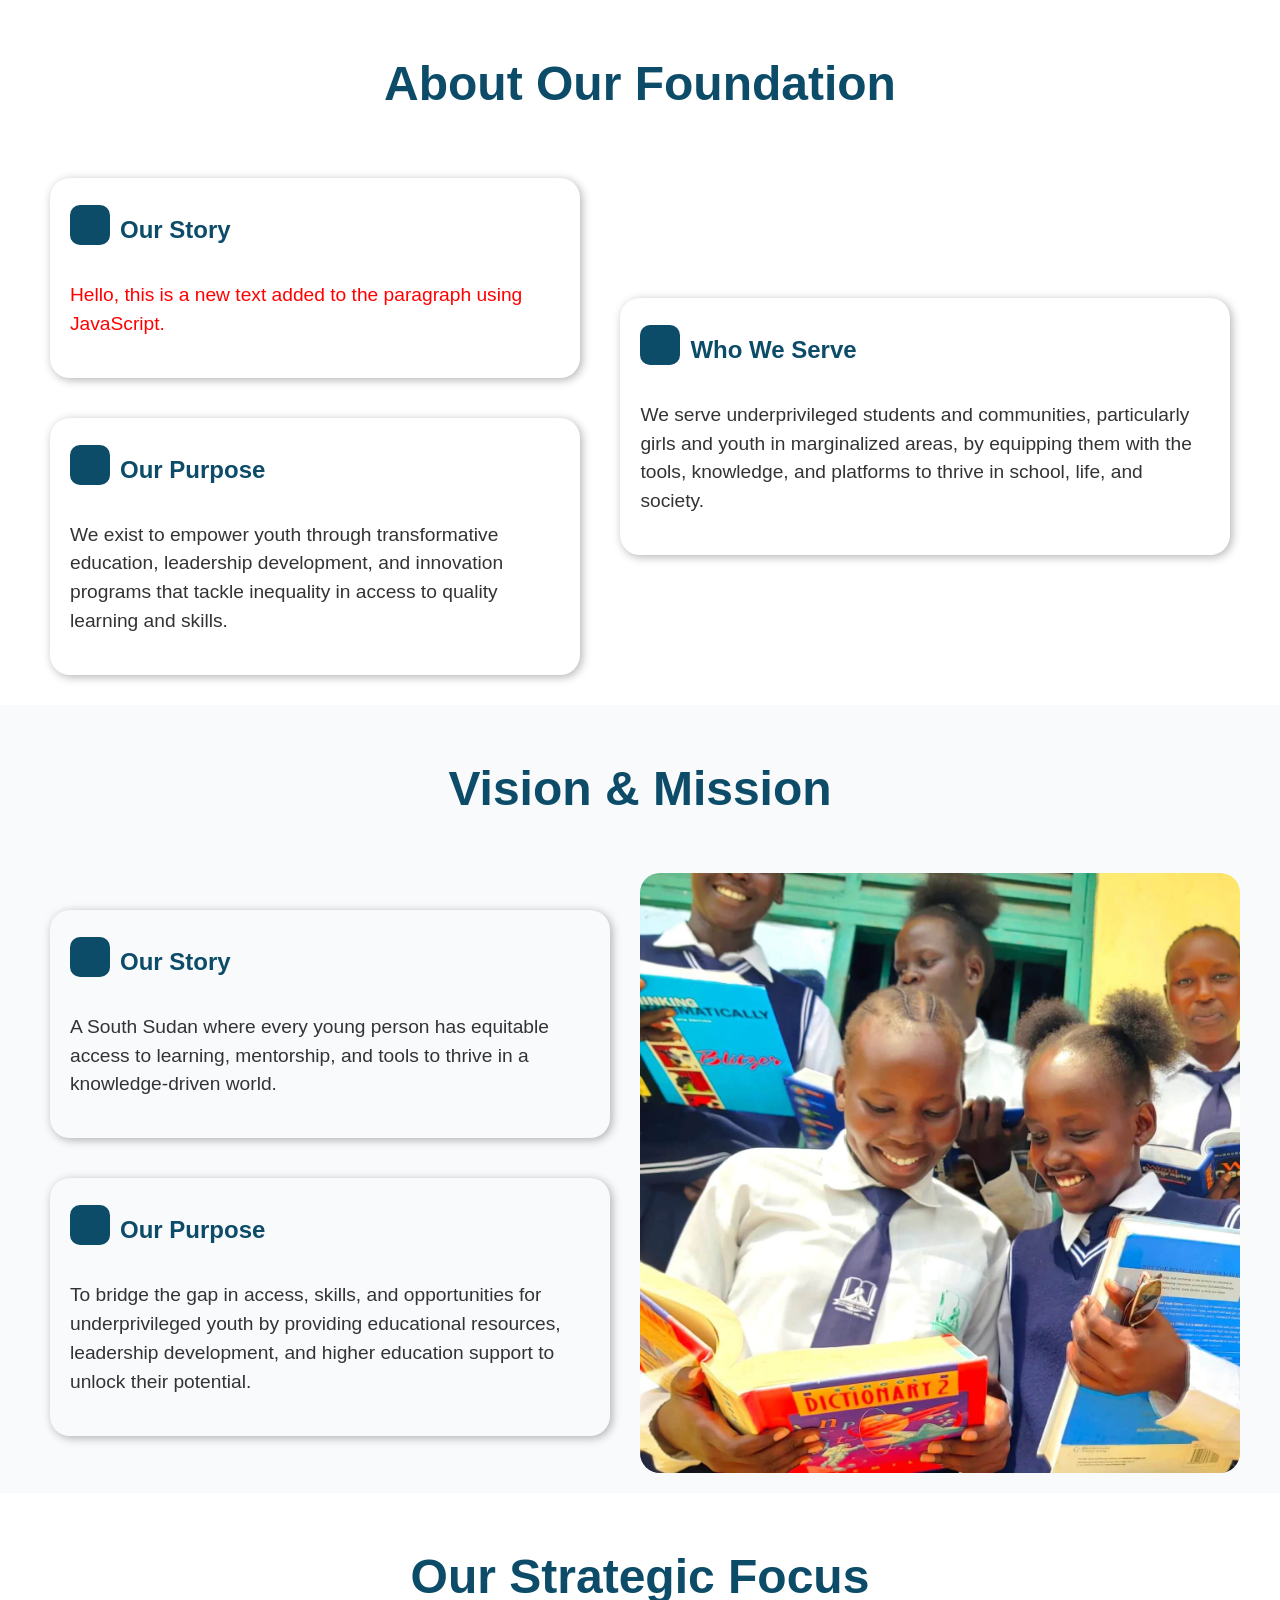
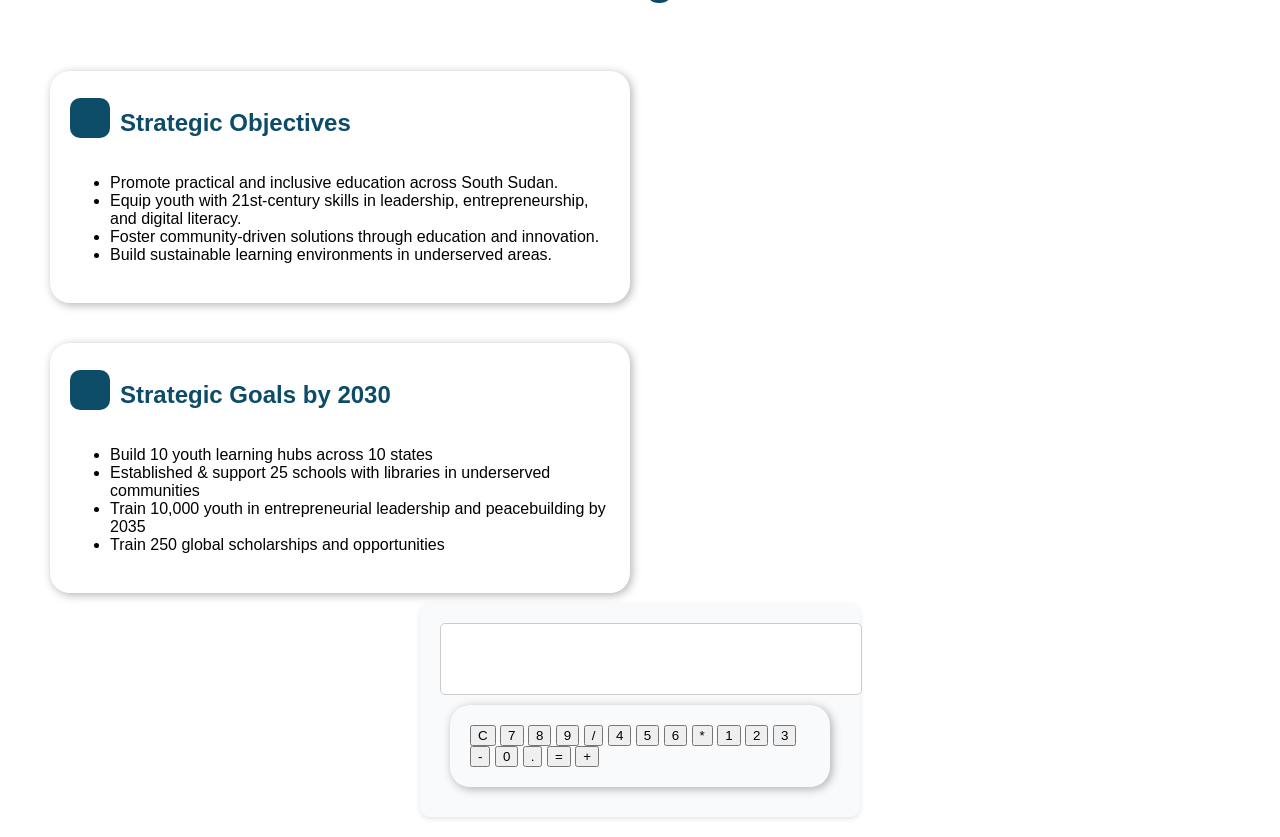
<file: index.html>
<!DOCTYPE html>
<html lang="en">

<head>
    <meta charset="UTF-8">
    <link rel="stylesheet" href="styles/style.css">
    <link rel="stylesheet" href="https://cdnjs.cloudflare.com/ajax/libs/font-awesome/6.5.1/css/all.min.css">
    <meta name="viewport" content="width=device-width, initial-scale=1.0">


    <title>Mon Site Web</title>
</head>

<body>
    <div class="container">
        <section class="about">
            <h1>About Our Foundation</h1>
            <div class="container-box">
                <div class="box">
                    <div class="content box1">
                        <div class="header">
                            <div class="icon"></div>
                            <h2 class="story">Our Story</h2>
                        </div>
                        <p>
                            Edupower Youth Foundation is a youth-led, nonprofit organization founded on 16th July 2021,
                            in South Sudan, and legally registered with the Relief and Rehabilitation Commission (RRC)
                            under certificate number 3748.
                        </p>

                    </div>
                    <div class="content">
                        <div class="header">
                            <div class="icon"></div>
                            <h2 id="purpose">Our Purpose</h2>
                        </div>
                        <p id="serena">
                            We exist to empower youth through transformative education, leadership development, and
                            innovation programs that tackle inequality in access to quality learning and skills.
                        </p>

                    </div>

                </div>
                <div class="box">
                    <div class="content box1">
                        <div class="header">
                            <div class="icon"></div>
                            <h2>Who We Serve</h2>
                        </div>
                        <p>
                            We serve underprivileged students and communities, particularly girls and youth in
                            marginalized areas, by equipping them with the tools, knowledge, and platforms to thrive in
                            school, life, and society.
                        </p>

                    </div>

                </div>

            </div>
        </section>

        <div class="flex-vision">

            <section class="vison">
                <h1>Vision & Mission</h1>
                <div class="container-box-2">
                    <div class="box">
                        <div class="content">
                            <div class="header">
                                <div class="icon"></div>
                                <h2>Our Story</h2>
                            </div>
                            <p>
                                A South Sudan where every young person has equitable access to learning, mentorship, and
                                tools to thrive in a knowledge-driven world.
                            </p>

                        </div>
                        <div class="content">
                            <div class="header">
                                <div class="icon"></div>
                                <h2>Our Purpose</h2>
                            </div>
                            <p>
                                To bridge the gap in access, skills, and opportunities for underprivileged youth by
                                providing educational resources, leadership development, and higher education support to
                                unlock their potential.

                        </div>

                    </div>
                    <div class="box">
                        <img src="assets/images/grils-reading-dictionary.jpeg" alt="">

                    </div>

                </div>
            </section>
        </div>
        <div class="flex-strategic">

            <section class="vison">
                <h1>Our Strategic Focus</h1>
                <div class="container-box-2">
                    <div class="box">
                        <div class="content">
                            <div class="header">
                                <div class="icon"></div>
                                <h2>Strategic Objectives</h2>
                            </div>
                            <p>
                               <ul>
                                <li>Promote practical and inclusive education across South Sudan.</li>
                                <li>Equip youth with 21st-century skills in leadership, entrepreneurship, and digital literacy.</li>
                                <li>Foster community-driven solutions through education and innovation.</li>
                                <li>Build sustainable learning environments in underserved areas.</li>
                               </ul>
                             
                            </p>

                        </div>
                        <div class="content">
                            <div class="header">
                                <div class="icon"></div>
                                <h2>Strategic Goals by 2030</h2>
                            </div>
                           <p>
                            <ul>
                                <li>Build 10 youth learning hubs across 10 states</li>
                                <li>Established & support 25 schools with libraries in underserved communities</li>
                                <li>Train 10,000 youth in entrepreneurial leadership and peacebuilding by 2035</li>
                                <li>Train 250 global scholarships and opportunities</li>

                            </ul>
                           </p>

                        </div>

                    </div>
    </div>

    <!-- calculatrice -->

    <div class="calculator">
        <div id="result-screen"></div>
        <div class="content">

            <div class="buttons">
                <button class="btn" onclick="clearResult()">C</button>
                <button class="btn" onclick="appendToResult('7')">7</button>
                <button class="btn" onclick="appendToResult('8')">8</button>
                <button class="btn" onclick="appendToResult('9')">9</button>
                <button class="btn" onclick="appendToResult('/')">/</button>

                <button class="btn" onclick="appendToResult('4')">4</button>
                <button class="btn" onclick="appendToResult('5')">5</button>
                <button class="btn" onclick="appendToResult('6')">6</button>
                <button class="btn" onclick="appendToResult('*')">*</button>

                <button class="btn" onclick="appendToResult('1')">1</button>
                <button class="btn" onclick="appendToResult('2')">2</button>
                <button class="btn" onclick="appendToResult('3')">3</button>
                <button class="btn" onclick="appendToResult('-')">-</button>

                <button class="btn" onclick="appendToResult('0')">0</button>
                <button class="btn" onclick="appendToResult('.')">.</button>
                <button class="btn" onclick="calculateResult()">=</button>
                <button class="btn" onclick="appendToResult('+')">+</button>
            </div>
        </div>
    </div>

    <script src="js/script.js"></script>

</body>

</html>
</file>
<file: styles/style.css>
body {
    font-family: Arial, sans-serif;
    margin: 0;
    padding: 0;
}

/* .container {
    max-width: 1200px;
    margin: 0 auto;
    padding: 20px;
} */

.flex-vision {
    background-color: #f8fafc;

}

.vison {
    max-width: 1200px;
    margin: 0 auto;
    padding: 20px;
}

.about {
    max-width: 1200px;
    margin: 0 auto;
    padding: 20px;
}

h1 {
    font-size: 3rem;
    margin-bottom: 10px;
    line-height: 1;
    font-weight: bold;
    text-align: center;
    color: #0c4c69;
}

.container-box {
    display: flex;
    margin-top: 60px;
    gap: 20px;
}

.content {
    padding: 20px;
    margin: 10px;
    box-shadow: 2px 2px 10px rgba(0, 0, 0, 0.3);
    border-radius: 20px;
}

.header {
    font-size: 1rem;
    margin-bottom: 10px;
    line-height: 1;
    font-weight: bold;
    color: #0c4c69;
}

p {
    font-size: 1rem;
    line-height: 1.5;
    color: #333;
    font-size: 1.2rem;
}

.box {
    display: flex;
    flex-direction: column;
    gap: 20px;
    justify-content: center;

}

.icon {
    width: 40px;
    height: 40px;
    border-radius: 10px;
    background-color: #0c4c69;
    margin-bottom: 10px;
}

.header {
    display: flex;
    align-items: center;
    gap: 10px;
}

.container-box-2 {
    display: flex;
    margin-top: 60px;
    gap: 20px;
}

.container-box-2 > div {
    width: 50%;

}

.container-box-2 img {
    border-radius: 20px;
}

.blue-background {
    transition: all 0.8s ease;

    background-color: blue;
}

#serena{
    cursor: pointer;
    
}

.text-white {
    color: rgb(228, 13, 13);
}

.hidden-box{
    display: none;
}

.calculator {
    max-width: 400px;
    margin: 0 auto;
    padding: 20px;
    background-color: #f8fafc;
    border-radius: 10px;
    box-shadow: 0 2px 5px rgba(0, 0, 0, 0.1);
}

#result-screen {
    width: 100%;
    height: 50px;
    margin-bottom: 10px;
    padding: 10px;
    font-size: 1.5rem;
    text-align: right;
    border: 1px solid #ccc;
    border-radius: 5px;
    background-color: #fff;
}

.error-selection{
    border: 2px solid red;
}
</file>
